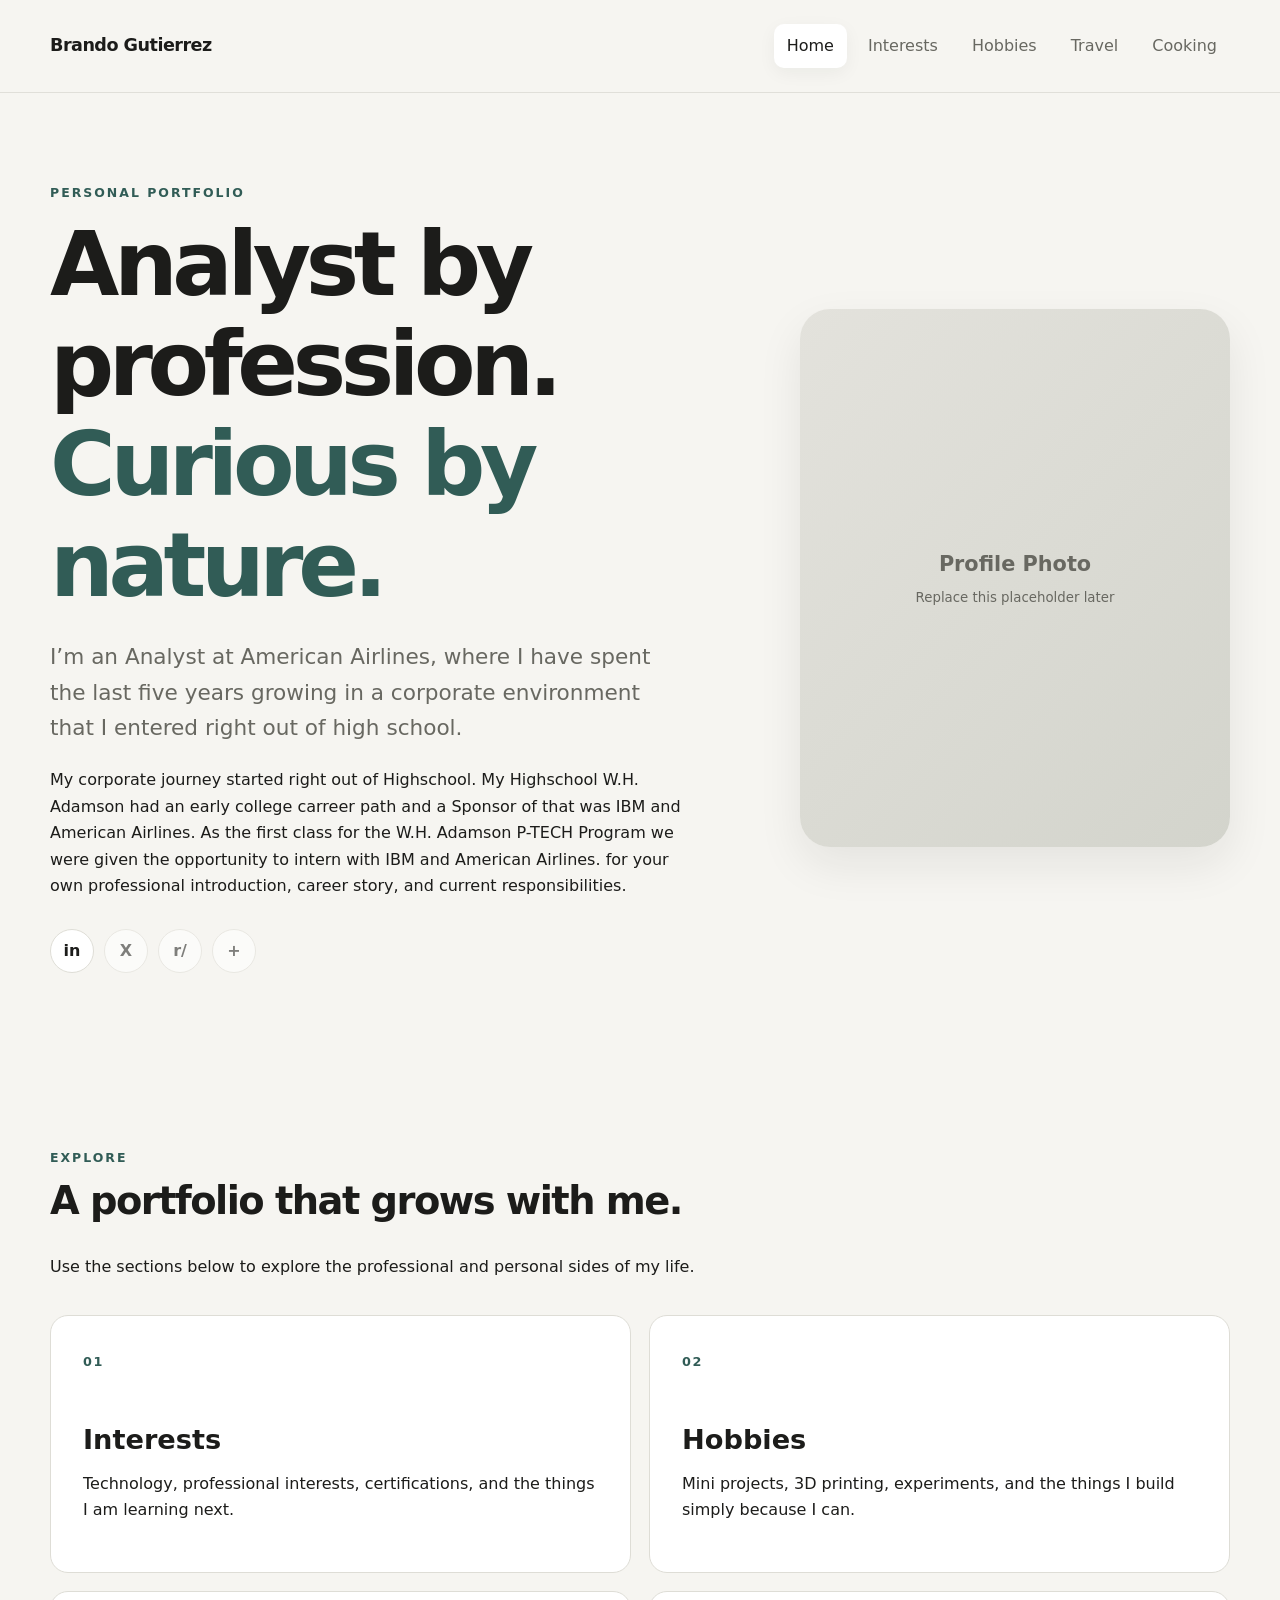
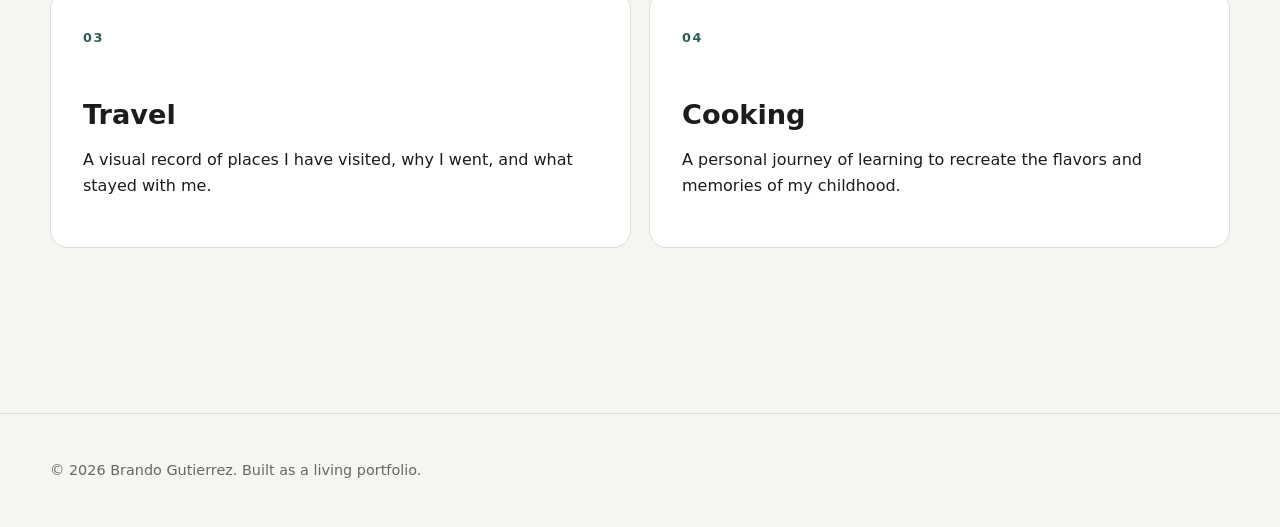
<file: index.html>
<!DOCTYPE html>
<html lang="en">

<head>
  <meta charset="UTF-8">
  <meta name="viewport" content="width=device-width, initial-scale=1.0">
  <meta name="description"
    content="Personal portfolio and living record of professional work, interests, hobbies, travel, and cooking.">
  <title>Brando Gutierrez | Portfolio</title>
  <link rel="stylesheet" href="css/styles.css">
</head>

<body>
  <!-- Site-wide header. Replace the placeholder name when ready. -->
  <header class="site-header">
    <div class="container header-inner">
      <a class="site-name" href="index.html">Brando Gutierrez</a>

      <!-- Mobile menu button. JavaScript opens/closes the navigation on small screens. -->
      <button class="menu-toggle" aria-expanded="false" aria-controls="site-nav">
        <span></span><span></span><span></span>
        <span class="sr-only">Open navigation</span>
      </button>

      <nav id="site-nav" class="site-nav" aria-label="Primary navigation">
        <a class="active" href="index.html">Home</a>
        <a href="interests.html">Interests</a>
        <a href="hobbies.html">Hobbies</a>
        <a href="travel.html">Travel</a>
        <a href="cooking.html">Cooking</a>
      </nav>
    </div>
  </header>

  <main>
    <!-- Hero / landing section -->
    <section class="hero container">
      <div class="hero-copy reveal">
        <p class="eyebrow">Personal Portfolio</p>
        <h1>Analyst by profession. <span>Curious by nature.</span></h1>
        <p class="lead">
          I’m an Analyst at American Airlines, where I have spent the last five years
          growing in a corporate environment that I entered right out of high school.
        </p>
        <p>
          My corporate journey started right out of Highschool. My Highschool W.H. Adamson had an early college carreer
          path and a Sponsor of that was IBM and American Airlines.
          As the first class for the W.H. Adamson P-TECH Program we were given the opportunity to intern with IBM and
          American Airlines.
          for your own professional introduction, career story, and current responsibilities.
        </p>

        <div class="social-links" aria-label="Social links">
          <!-- Replace "#" with your real profile URLs when ready. -->
          <a class="social-icon" href="https://www.linkedin.com/in/brando-gutierrez/" aria-label="LinkedIn"
            title="LinkedIn">in</a>
          <a class="social-icon coming-soon" href="#" aria-label="X coming soon" title="X — Coming Soon">X</a>
          <a class="social-icon coming-soon" href="#" aria-label="Reddit coming soon"
            title="Reddit — Coming Soon">r/</a>
          <!-- Optional fourth social link. Delete this line if you don't need it. -->
          <a class="social-icon coming-soon" href="#" aria-label="Additional social link" title="Additional link">+</a>
        </div>
      </div>

      <div class="profile-placeholder reveal" aria-label="Profile photo placeholder">
        <span>Profile Photo</span>
        <small>Replace this placeholder later</small>
      </div>
    </section>

    <!-- Short introduction to the rest of the site. -->
    <section class="section container">
      <div class="section-heading">
        <p class="eyebrow">Explore</p>
        <h2>A portfolio that grows with me.</h2>
        <p>Use the sections below to explore the professional and personal sides of my life.</p>
      </div>

      <div class="card-grid">
        <a class="feature-card" href="interests.html">
          <span class="card-number">01</span>
          <h3>Interests</h3>
          <p>Technology, professional interests, certifications, and the things I am learning next.</p>
        </a>
        <a class="feature-card" href="hobbies.html">
          <span class="card-number">02</span>
          <h3>Hobbies</h3>
          <p>Mini projects, 3D printing, experiments, and the things I build simply because I can.</p>
        </a>
        <a class="feature-card" href="travel.html">
          <span class="card-number">03</span>
          <h3>Travel</h3>
          <p>A visual record of places I have visited, why I went, and what stayed with me.</p>
        </a>
        <a class="feature-card" href="cooking.html">
          <span class="card-number">04</span>
          <h3>Cooking</h3>
          <p>A personal journey of learning to recreate the flavors and memories of my childhood.</p>
        </a>
      </div>
    </section>
  </main>

  <footer class="site-footer">
    <div class="container">
      <p>© <span id="year"></span> Brando Gutierrez. Built as a living portfolio.</p>
    </div>
  </footer>

  <script src="js/site.js"></script>
</body>

</html>
</file>
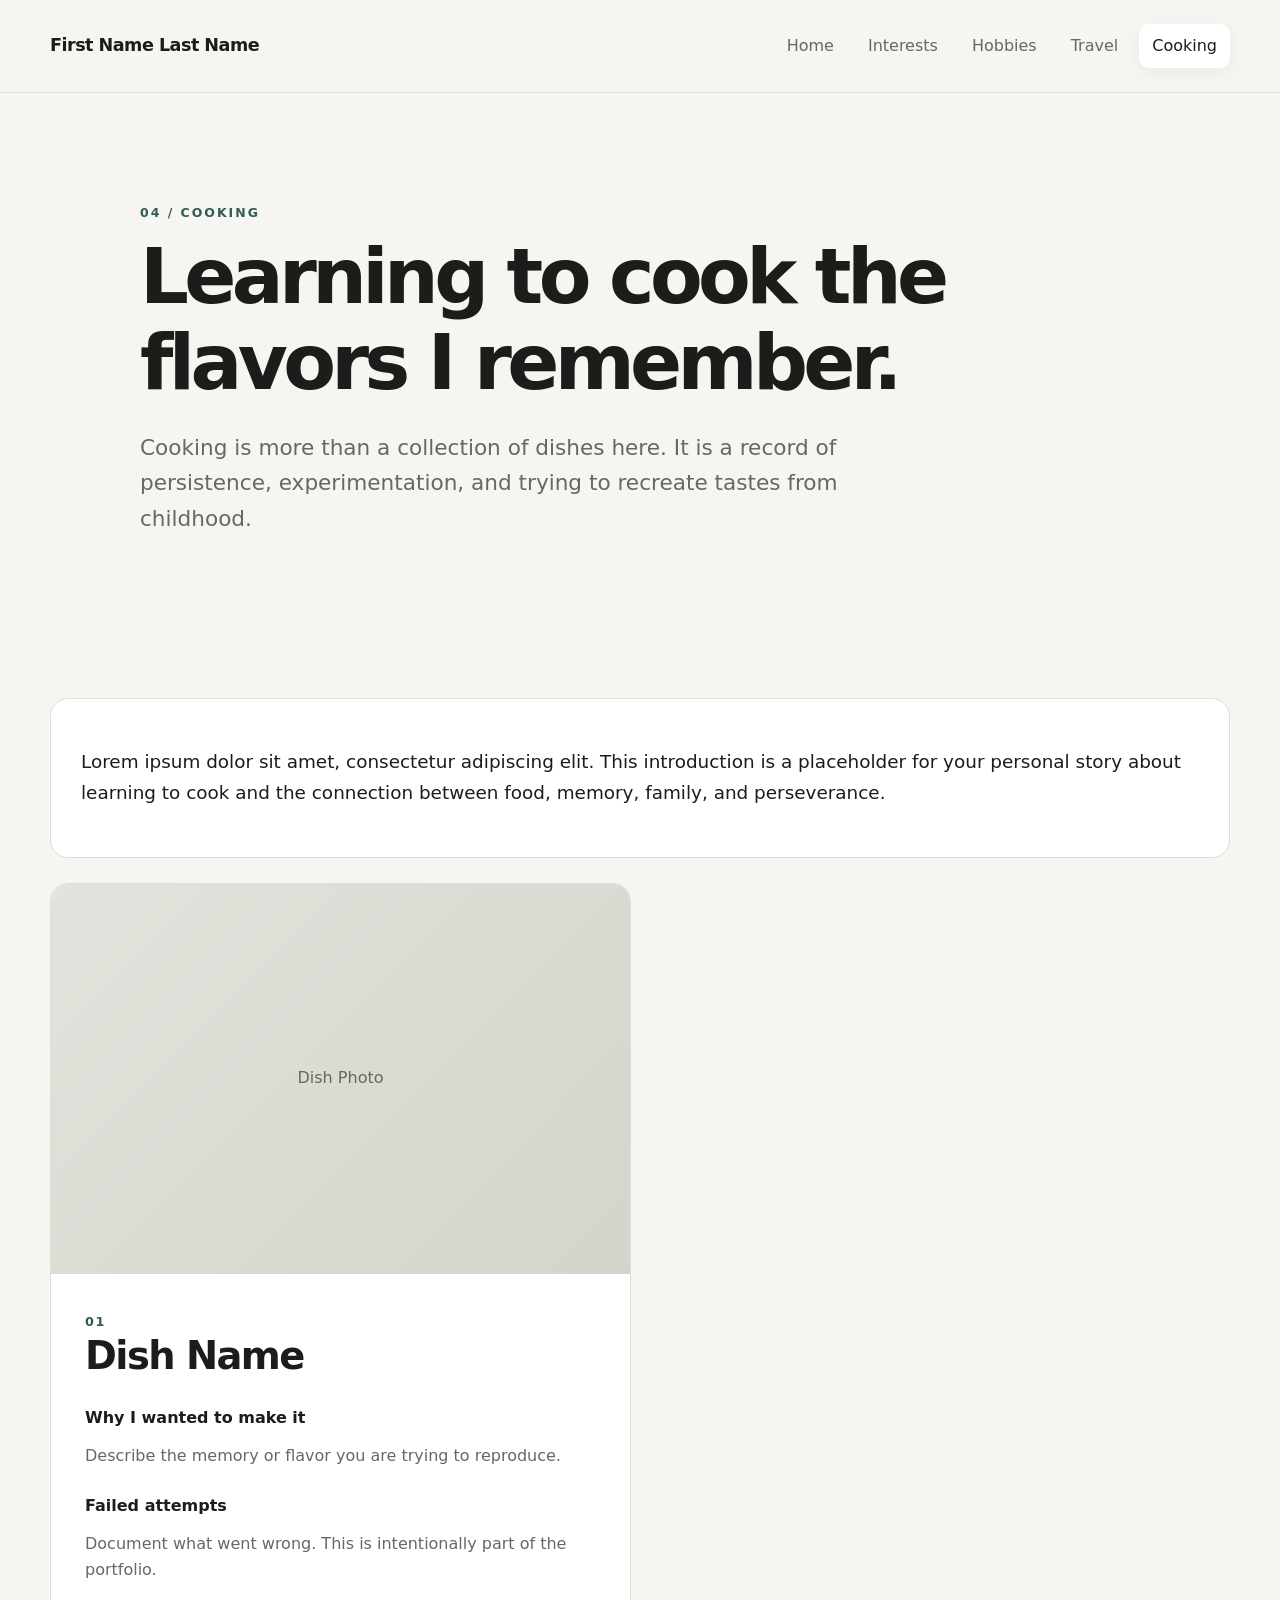
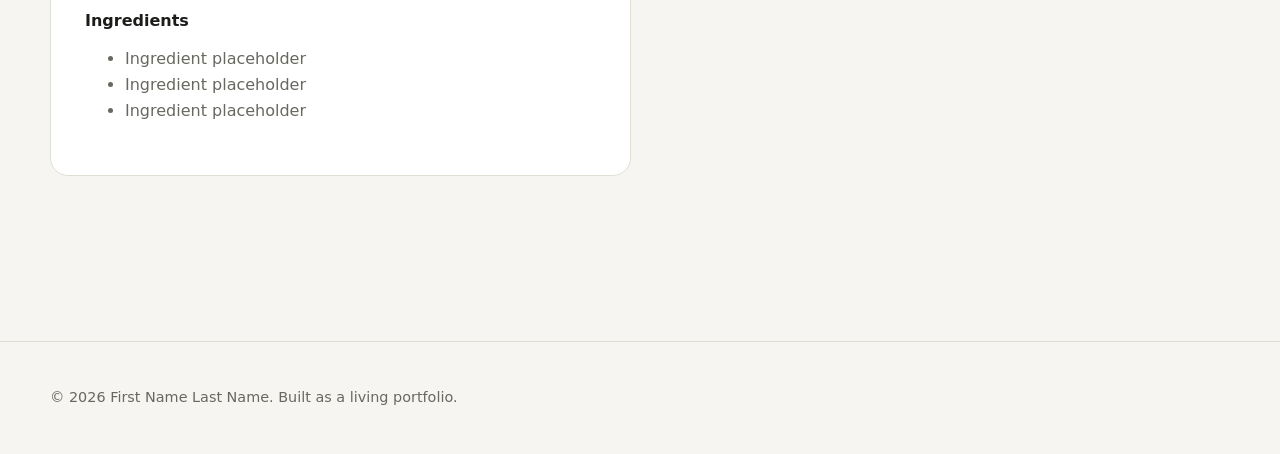
<file: cooking.html>
<!DOCTYPE html>
<html lang="en">
<head>
  <meta charset="UTF-8">
  <meta name="viewport" content="width=device-width, initial-scale=1.0">
  <meta name="description" content="First Name Last Name personal portfolio.">
  <title>Cooking | First Name Last Name</title>
  <link rel="stylesheet" href="css/styles.css">
</head>
<body>
<header class="site-header">
  <div class="container header-inner">
    <a class="site-name" href="index.html">First Name Last Name</a>
    <button class="menu-toggle" aria-expanded="false" aria-controls="site-nav">
      <span></span><span></span><span></span><span class="sr-only">Open navigation</span>
    </button>
    <nav id="site-nav" class="site-nav" aria-label="Primary navigation">
      <a href="index.html">Home</a>
      <a href="interests.html" >Interests</a>
      <a href="hobbies.html" >Hobbies</a>
      <a href="travel.html" >Travel</a>
      <a href="cooking.html" class="active">Cooking</a>
    </nav>
  </div>
</header>
<main>
<section class="page-intro container reveal">
  <p class="eyebrow">04 / Cooking</p>
  <h1>Learning to cook the flavors I remember.</h1>
  <p class="lead">Cooking is more than a collection of dishes here. It is a record of persistence, experimentation, and trying to recreate tastes from childhood.</p>
</section>
<section class="section container">
  <div class="story-banner">
    <p>Lorem ipsum dolor sit amet, consectetur adipiscing elit. This introduction is a placeholder for your personal story about learning to cook and the connection between food, memory, family, and perseverance.</p>
  </div>

  <!-- Duplicate .recipe-card when adding a new dish. -->
  <div class="recipe-grid">
    <article class="recipe-card reveal">
      <div class="placeholder-image recipe-image"><span>Dish Photo</span></div>
      <div class="recipe-content">
        <span class="card-number">01</span>
        <h2>Dish Name</h2>
        <h3>Why I wanted to make it</h3>
        <p>Describe the memory or flavor you are trying to reproduce.</p>
        <h3>Failed attempts</h3>
        <p>Document what went wrong. This is intentionally part of the portfolio.</p>
        <h3>Ingredients</h3>
        <ul><li>Ingredient placeholder</li><li>Ingredient placeholder</li><li>Ingredient placeholder</li></ul>
      </div>
    </article>
  </div>
</section></main>
<footer class="site-footer"><div class="container"><p>© <span id="year"></span> First Name Last Name. Built as a living portfolio.</p></div></footer>
<script src="js/site.js"></script>
</body>
</html>
</file>
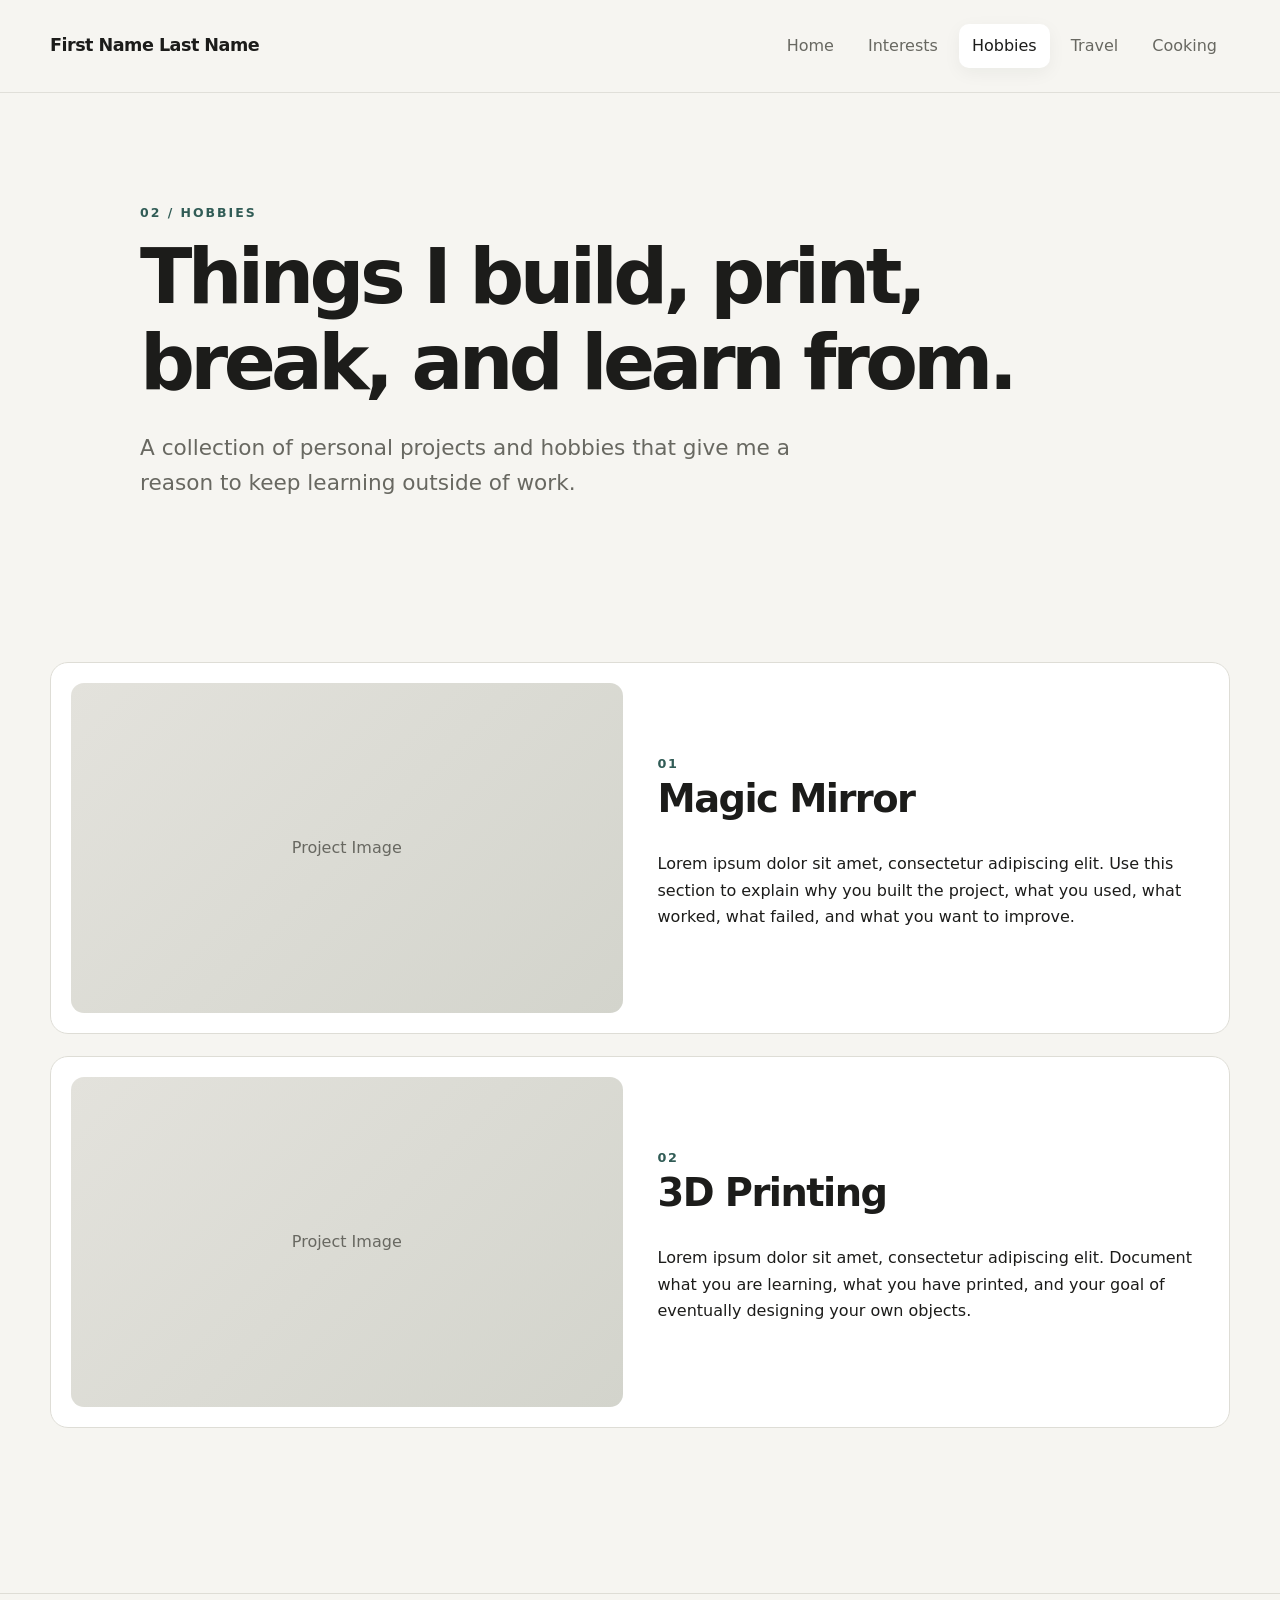
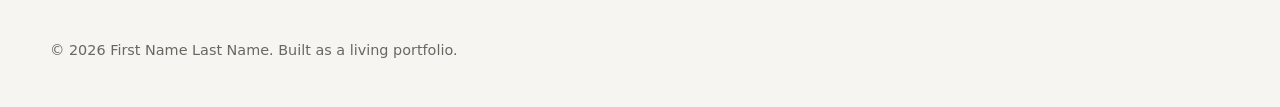
<file: hobbies.html>
<!DOCTYPE html>
<html lang="en">
<head>
  <meta charset="UTF-8">
  <meta name="viewport" content="width=device-width, initial-scale=1.0">
  <meta name="description" content="First Name Last Name personal portfolio.">
  <title>Hobbies | First Name Last Name</title>
  <link rel="stylesheet" href="css/styles.css">
</head>
<body>
<header class="site-header">
  <div class="container header-inner">
    <a class="site-name" href="index.html">First Name Last Name</a>
    <button class="menu-toggle" aria-expanded="false" aria-controls="site-nav">
      <span></span><span></span><span></span><span class="sr-only">Open navigation</span>
    </button>
    <nav id="site-nav" class="site-nav" aria-label="Primary navigation">
      <a href="index.html">Home</a>
      <a href="interests.html" >Interests</a>
      <a href="hobbies.html" class="active">Hobbies</a>
      <a href="travel.html" >Travel</a>
      <a href="cooking.html" >Cooking</a>
    </nav>
  </div>
</header>
<main>
<section class="page-intro container reveal">
  <p class="eyebrow">02 / Hobbies</p>
  <h1>Things I build, print, break, and learn from.</h1>
  <p class="lead">A collection of personal projects and hobbies that give me a reason to keep learning outside of work.</p>
</section>
<section class="section container">
  <div class="project-list">
    <article class="project-card reveal">
      <div class="placeholder-image wide"><span>Project Image</span></div>
      <div><span class="card-number">01</span><h2>Magic Mirror</h2><p>Lorem ipsum dolor sit amet, consectetur adipiscing elit. Use this section to explain why you built the project, what you used, what worked, what failed, and what you want to improve.</p></div>
    </article>
    <article class="project-card reveal">
      <div class="placeholder-image wide"><span>Project Image</span></div>
      <div><span class="card-number">02</span><h2>3D Printing</h2><p>Lorem ipsum dolor sit amet, consectetur adipiscing elit. Document what you are learning, what you have printed, and your goal of eventually designing your own objects.</p></div>
    </article>
  </div>
</section></main>
<footer class="site-footer"><div class="container"><p>© <span id="year"></span> First Name Last Name. Built as a living portfolio.</p></div></footer>
<script src="js/site.js"></script>
</body>
</html>
</file>
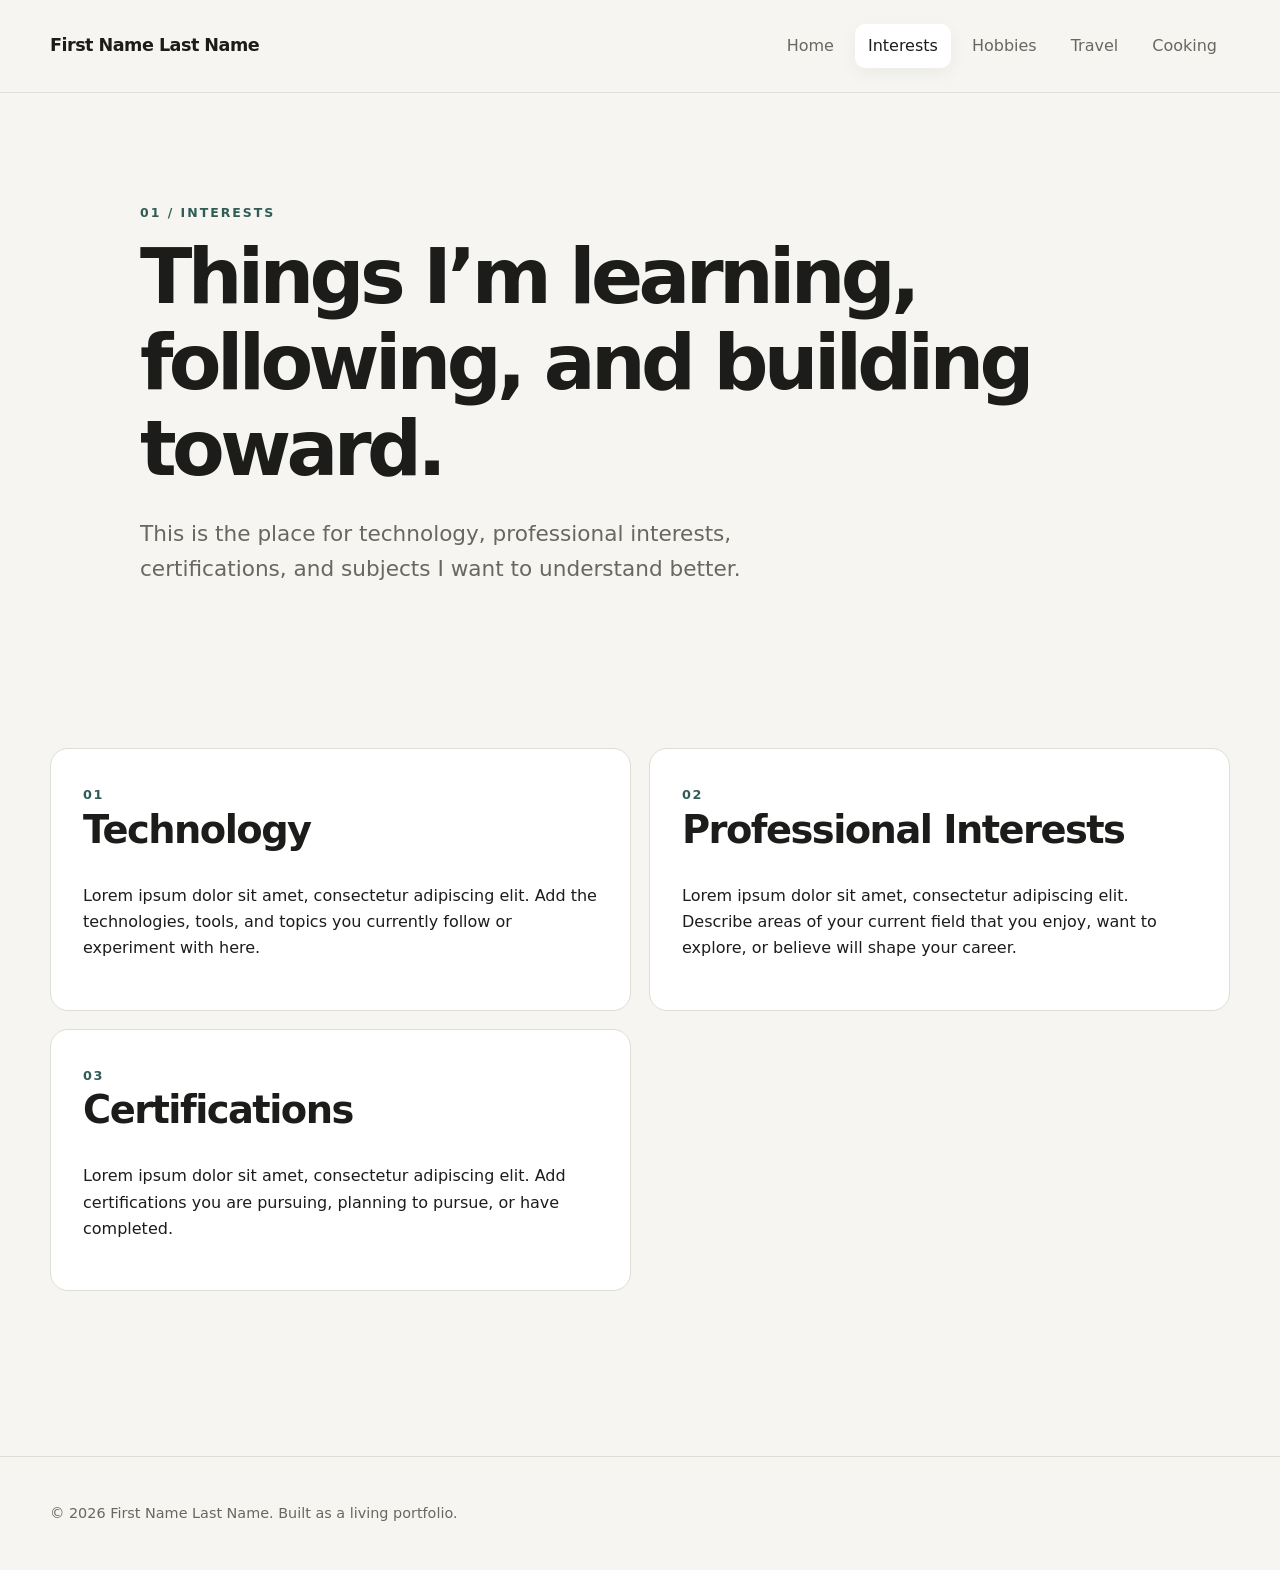
<file: interests.html>
<!DOCTYPE html>
<html lang="en">
<head>
  <meta charset="UTF-8">
  <meta name="viewport" content="width=device-width, initial-scale=1.0">
  <meta name="description" content="First Name Last Name personal portfolio.">
  <title>Interests | First Name Last Name</title>
  <link rel="stylesheet" href="css/styles.css">
</head>
<body>
<header class="site-header">
  <div class="container header-inner">
    <a class="site-name" href="index.html">First Name Last Name</a>
    <button class="menu-toggle" aria-expanded="false" aria-controls="site-nav">
      <span></span><span></span><span></span><span class="sr-only">Open navigation</span>
    </button>
    <nav id="site-nav" class="site-nav" aria-label="Primary navigation">
      <a href="index.html">Home</a>
      <a href="interests.html" class="active">Interests</a>
      <a href="hobbies.html" >Hobbies</a>
      <a href="travel.html" >Travel</a>
      <a href="cooking.html" >Cooking</a>
    </nav>
  </div>
</header>
<main>
<section class="page-intro container reveal">
  <p class="eyebrow">01 / Interests</p>
  <h1>Things I’m learning, following, and building toward.</h1>
  <p class="lead">This is the place for technology, professional interests, certifications, and subjects I want to understand better.</p>
</section>
<section class="section container">
  <div class="content-grid">
    <article class="content-card"><span class="card-number">01</span><h2>Technology</h2><p>Lorem ipsum dolor sit amet, consectetur adipiscing elit. Add the technologies, tools, and topics you currently follow or experiment with here.</p></article>
    <article class="content-card"><span class="card-number">02</span><h2>Professional Interests</h2><p>Lorem ipsum dolor sit amet, consectetur adipiscing elit. Describe areas of your current field that you enjoy, want to explore, or believe will shape your career.</p></article>
    <article class="content-card"><span class="card-number">03</span><h2>Certifications</h2><p>Lorem ipsum dolor sit amet, consectetur adipiscing elit. Add certifications you are pursuing, planning to pursue, or have completed.</p></article>
  </div>
</section></main>
<footer class="site-footer"><div class="container"><p>© <span id="year"></span> First Name Last Name. Built as a living portfolio.</p></div></footer>
<script src="js/site.js"></script>
</body>
</html>
</file>
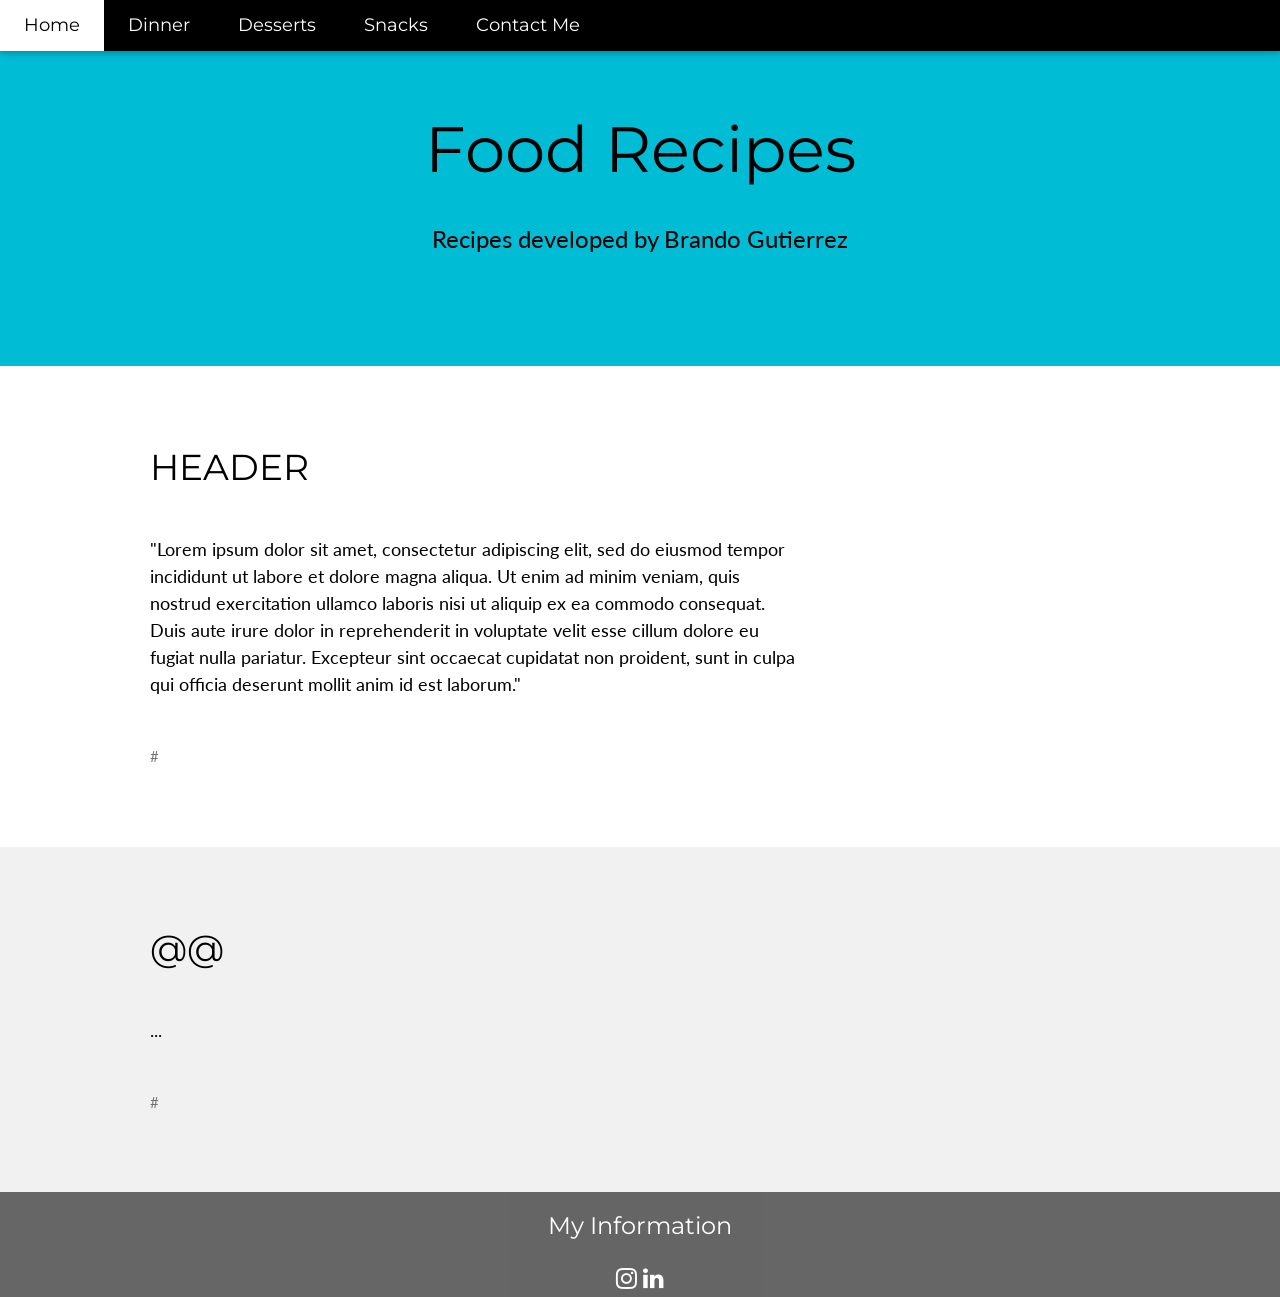
<file: template.html>
<!DOCTYPE html>
<html lang="en">
<title>Brando's Recipes</title>
<meta charset="UTF-8">
<meta name="viewport" content="width=device-width, initial-scale=1">
<link rel="stylesheet" href="https://www.w3schools.com/w3css/4/w3.css">
<link rel="stylesheet" href="https://fonts.googleapis.com/css?family=Lato">
<link rel="stylesheet" href="https://fonts.googleapis.com/css?family=Montserrat">
<link rel="stylesheet" href="https://cdnjs.cloudflare.com/ajax/libs/font-awesome/4.7.0/css/font-awesome.min.css">
<style>
body,h1,h2,h3,h4,h5,h6 {font-family: "Lato", sans-serif}
.w3-bar,h1,button {font-family: "Montserrat", sans-serif}
.fa-anchor,.fa-coffee {font-size:200px}
</style>
<body>

<!-- Navbar -->
<div class="w3-top">
  <div class="w3-bar w3-black w3-card w3-left-align w3-large">
    <a class="w3-bar-item w3-button w3-hide-medium w3-hide-large w3-right w3-padding-large w3-hover-white w3-large w3-red" href="javascript:void(0);" onclick="myFunction()" title="Toggle Navigation Menu"><i class="fa fa-bars"></i></a>
    <a href="index.html" class="w3-bar-item w3-button w3-padding-large w3-white">Home</a>
    <a href="#" class="w3-bar-item w3-button w3-hide-small w3-padding-large w3-hover-white">Dinner</a>
    <a href="#" class="w3-bar-item w3-button w3-hide-small w3-padding-large w3-hover-white">Desserts</a>
    <a href="#" class="w3-bar-item w3-button w3-hide-small w3-padding-large w3-hover-white">Snacks</a>
    <a href="#" class="w3-bar-item w3-button w3-hide-small w3-padding-large w3-hover-white">Contact Me</a>
  </div>

  <!-- Navbar on small screens -->
  <div id="navDemo" class="w3-bar-block w3-white w3-hide w3-hide-large w3-hide-medium w3-large">
    <a href="#" class="w3-bar-item w3-button w3-padding-large">Home</a>
    <a href="#" class="w3-bar-item w3-button w3-padding-large">Dinner</a>
    <a href="#" class="w3-bar-item w3-button w3-padding-large">Desserts</a>
    <a href="#" class="w3-bar-item w3-button w3-padding-large">Contact Me</a>
  </div>
</div>

<!-- Header -->
<header class="w3-container w3-cyan w3-center" style="padding:85px 16px">
  <h1 class="w3-margin w3-jumbo">Food Recipes</h1>
  <p class="w3-xlarge">Recipes developed by Brando Gutierrez</p>
</header>

<!-- First Grid -->
<div class="w3-row-padding w3-padding-64 w3-container">
  <div class="w3-content">
    <div class="w3-twothird">
      <h1>HEADER</h1>
      <h5 class="w3-padding-32">"Lorem ipsum dolor sit amet, consectetur adipiscing elit, sed do eiusmod tempor incididunt ut labore et dolore magna aliqua. Ut enim ad minim veniam, quis nostrud exercitation ullamco laboris nisi ut aliquip ex ea commodo consequat. Duis aute irure dolor in reprehenderit in voluptate velit esse cillum dolore eu fugiat nulla pariatur. Excepteur sint occaecat cupidatat non proident, sunt in culpa qui officia deserunt mollit anim id est laborum."</h5>

      <p class="w3-text-grey">#</p>
    </div>

    <div class="w3-third w3-center">
      <i class="//add chef hat"></i>
    </div>
  </div>
</div>

<!-- Second Grid -->
<div class="w3-row-padding w3-light-grey w3-padding-64 w3-container">
  <div class="w3-content">
    <div class="w3-third w3-center">
      <i class="No Image"></i>
    </div>

    <div class="w3-twothird">
      <h1>@@</h1>
      <h5 class="w3-padding-32">...</h5>

      <p class="w3-text-grey">#</p>
    </div>
  </div>
</div>

<div class="w3-container w3-black w3-center w3-opacity w3-padding-11">
 <h1 class="w3-margin w3-xlarge">My Information</h1>
   <div class="w3-xlarge w3-padding-12">
    <i class="fa fa-instagram w3-hover-opacity"></i>
    <i class="fa fa-linkedin w3-hover-opacity"></i>
</div>


<!-- Footer -->
<footer class="w3-container w3-padding-12 w3-center w3-opacity">  

 </div>
</footer>

<script>

// Used to toggle the menu on small screens when clicking on the menu button
function myFunction() {
  var x = document.getElementById("navDemo");
  if (x.className.indexOf("w3-show") == -1) {
    x.className += " w3-show";
  } else { 
    x.className = x.className.replace(" w3-show", "");
  }
}
</script>

</body>
</html>
</file>
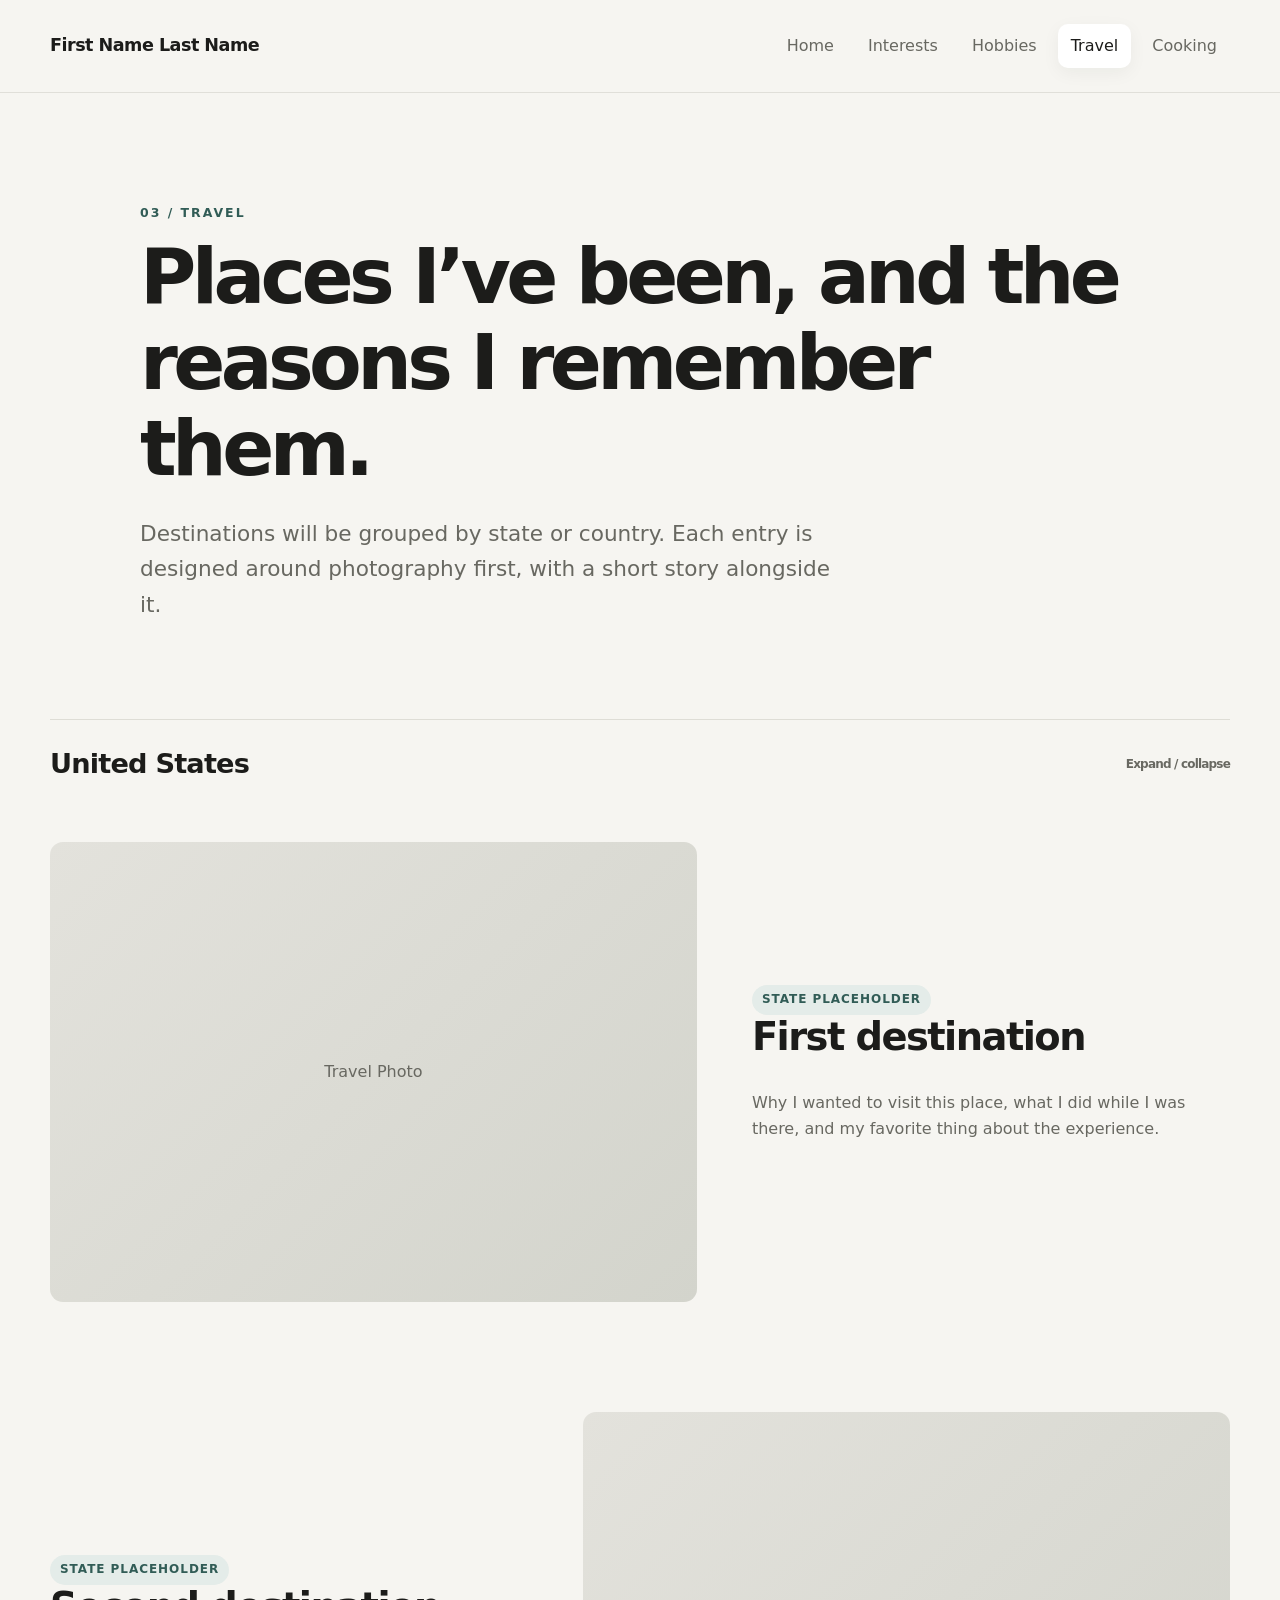
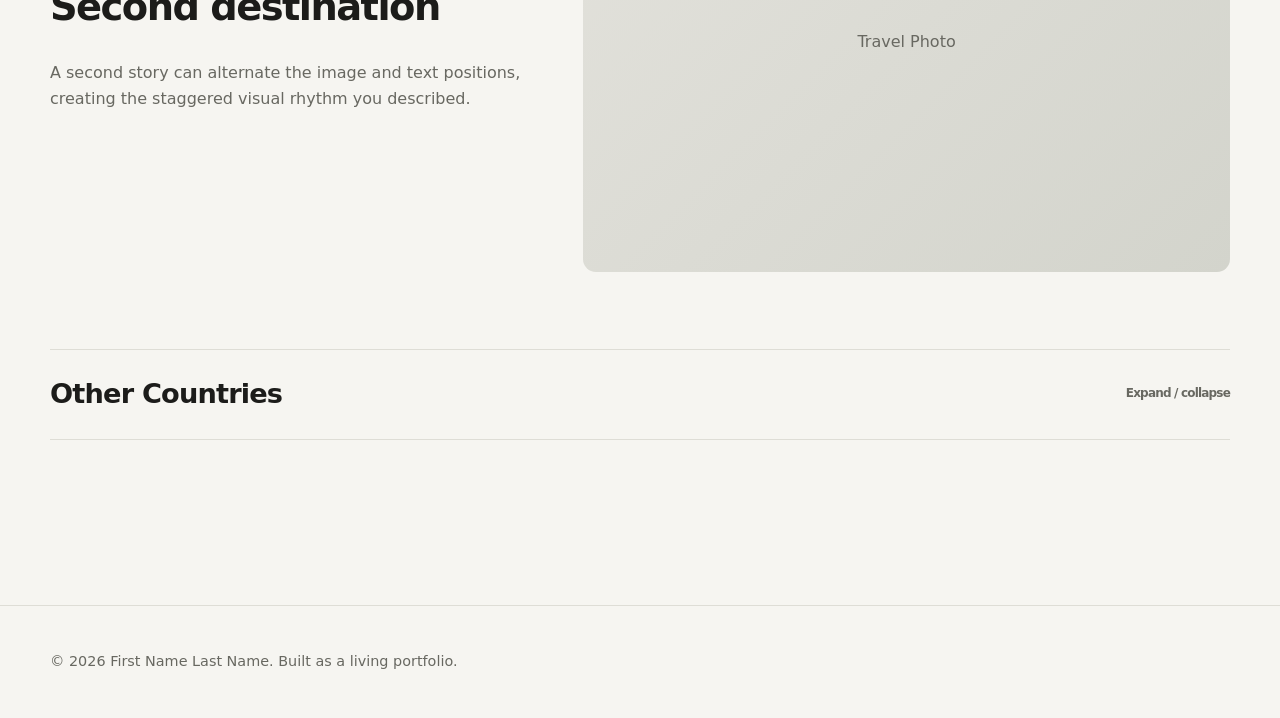
<file: travel.html>
<!DOCTYPE html>
<html lang="en">
<head>
  <meta charset="UTF-8">
  <meta name="viewport" content="width=device-width, initial-scale=1.0">
  <meta name="description" content="First Name Last Name personal portfolio.">
  <title>Travel | First Name Last Name</title>
  <link rel="stylesheet" href="css/styles.css">
</head>
<body>
<header class="site-header">
  <div class="container header-inner">
    <a class="site-name" href="index.html">First Name Last Name</a>
    <button class="menu-toggle" aria-expanded="false" aria-controls="site-nav">
      <span></span><span></span><span></span><span class="sr-only">Open navigation</span>
    </button>
    <nav id="site-nav" class="site-nav" aria-label="Primary navigation">
      <a href="index.html">Home</a>
      <a href="interests.html" >Interests</a>
      <a href="hobbies.html" >Hobbies</a>
      <a href="travel.html" class="active">Travel</a>
      <a href="cooking.html" >Cooking</a>
    </nav>
  </div>
</header>
<main>
<section class="page-intro container reveal">
  <p class="eyebrow">03 / Travel</p>
  <h1>Places I’ve been, and the reasons I remember them.</h1>
  <p class="lead">Destinations will be grouped by state or country. Each entry is designed around photography first, with a short story alongside it.</p>
</section>
<section class="section container travel-section">
  <!-- Each .travel-group is collapsible. Duplicate a group when adding another state/country. -->
  <details class="travel-group" open>
    <summary><span>United States</span><span class="summary-hint">Expand / collapse</span></summary>
    <div class="travel-entry">
      <div class="travel-image placeholder-image"><span>Travel Photo</span></div>
      <div class="travel-story"><span class="location-tag">State Placeholder</span><h2>First destination</h2><p>Why I wanted to visit this place, what I did while I was there, and my favorite thing about the experience.</p></div>
    </div>
    <div class="travel-entry reverse">
      <div class="travel-image placeholder-image"><span>Travel Photo</span></div>
      <div class="travel-story"><span class="location-tag">State Placeholder</span><h2>Second destination</h2><p>A second story can alternate the image and text positions, creating the staggered visual rhythm you described.</p></div>
    </div>
  </details>

  <details class="travel-group">
    <summary><span>Other Countries</span><span class="summary-hint">Expand / collapse</span></summary>
    <div class="travel-entry">
      <div class="travel-image placeholder-image"><span>Travel Photo</span></div>
      <div class="travel-story"><span class="location-tag">Country Placeholder</span><h2>First international destination</h2><p>Tell the short version of why you went, what made the place memorable, and your favorite part of the trip.</p></div>
    </div>
  </details>
</section></main>
<footer class="site-footer"><div class="container"><p>© <span id="year"></span> First Name Last Name. Built as a living portfolio.</p></div></footer>
<script src="js/site.js"></script>
</body>
</html>
</file>
<file: css/styles.css>
:root {
  --bg: #f6f5f1;
  --surface: #ffffff;
  --text: #1c1c1a;
  --muted: #686861;
  --line: #deddd6;
  --accent: #315c56;
  --accent-soft: #e4ece9;
  --max-width: 1180px;
  --radius: 18px;
  --shadow: 0 18px 45px rgba(25, 30, 28, 0.08);
}

* { box-sizing: border-box; }

html { scroll-behavior: smooth; }

body {
  margin: 0;
  background: var(--bg);
  color: var(--text);
  font-family: Inter, ui-sans-serif, system-ui, -apple-system, BlinkMacSystemFont, "Segoe UI", sans-serif;
  line-height: 1.65;
}

a { color: inherit; }
img { max-width: 100%; display: block; }

.container { width: min(calc(100% - 40px), var(--max-width)); margin-inline: auto; }

.site-header {
  position: sticky;
  top: 0;
  z-index: 20;
  background: rgba(246, 245, 241, 0.92);
  backdrop-filter: blur(14px);
  border-bottom: 1px solid rgba(222, 221, 214, 0.9);
}

.header-inner {
  min-height: 92px;
  display: flex;
  align-items: center;
  justify-content: space-between;
  gap: 30px;
}

.site-name {
  text-decoration: none;
  font-weight: 800;
  letter-spacing: -0.03em;
  font-size: 1.1rem;
}

.site-nav { display: flex; gap: 8px; align-items: center; }
.site-nav a {
  text-decoration: none;
  color: var(--muted);
  padding: 9px 13px;
  border-radius: 10px;
  transition: background .2s ease, color .2s ease, transform .2s ease;
}
.site-nav a:hover, .site-nav a.active {
  color: var(--text);
  background: var(--surface);
  box-shadow: 0 5px 18px rgba(25,30,28,.05);
}
.site-nav a:hover { transform: translateY(-1px); }

.menu-toggle {
  display: none;
  border: 0;
  background: transparent;
  padding: 8px;
  cursor: pointer;
}
.menu-toggle span:not(.sr-only) {
  display: block;
  width: 25px;
  height: 2px;
  background: var(--text);
  margin: 5px 0;
}

.hero {
  min-height: 72vh;
  display: grid;
  grid-template-columns: 1.15fr .85fr;
  align-items: center;
  gap: 70px;
  padding-block: 90px;
}

.eyebrow {
  margin: 0 0 10px;
  color: var(--accent);
  font-size: .78rem;
  font-weight: 800;
  letter-spacing: .16em;
  text-transform: uppercase;
}

h1, h2, h3 { line-height: 1.12; margin-top: 0; }
h1 { font-size: clamp(2.8rem, 7vw, 5.8rem); letter-spacing: -.06em; margin-bottom: 24px; }
h1 span { color: var(--accent); }
h2 { font-size: clamp(1.8rem, 3vw, 3rem); letter-spacing: -.04em; }
h3 { font-size: 1.25rem; }

.lead { font-size: clamp(1.1rem, 2vw, 1.35rem); color: var(--muted); max-width: 700px; }

.profile-placeholder, .placeholder-image {
  background: linear-gradient(135deg, #e3e2dc, #d3d4cc);
  color: #686861;
  display: flex;
  align-items: center;
  justify-content: center;
  text-align: center;
}
.profile-placeholder {
  aspect-ratio: 4 / 5;
  max-width: 430px;
  width: 100%;
  justify-self: end;
  border-radius: 30px;
  box-shadow: var(--shadow);
  flex-direction: column;
}
.profile-placeholder span { font-size: 1.3rem; font-weight: 800; }
.profile-placeholder small { margin-top: 6px; }

.social-links { display: flex; gap: 10px; margin-top: 30px; }
.social-icon {
  width: 44px; height: 44px;
  border: 1px solid var(--line);
  border-radius: 50%;
  display: grid;
  place-items: center;
  text-decoration: none;
  font-weight: 800;
  background: var(--surface);
  transition: transform .2s ease, box-shadow .2s ease;
}
.social-icon:hover { transform: translateY(-3px); box-shadow: var(--shadow); }
.social-icon.coming-soon { opacity: .55; }

.section { padding-block: 85px; }
.section-heading { max-width: 700px; margin-bottom: 35px; }

.card-grid, .content-grid, .recipe-grid { display: grid; grid-template-columns: repeat(2, 1fr); gap: 18px; }
.feature-card, .content-card, .recipe-card, .project-card, .story-banner {
  background: var(--surface);
  border: 1px solid var(--line);
  border-radius: var(--radius);
}
.feature-card {
  padding: 32px;
  min-height: 250px;
  text-decoration: none;
  transition: transform .25s ease, box-shadow .25s ease;
}
.feature-card:hover { transform: translateY(-5px); box-shadow: var(--shadow); }
.card-number { color: var(--accent); font-size: .8rem; font-weight: 900; letter-spacing: .12em; }
.feature-card h3 { margin: 50px 0 10px; font-size: 1.7rem; }

.page-intro { padding-block: 110px 55px; max-width: 1000px; }
.page-intro h1 { font-size: clamp(2.7rem, 6vw, 5rem); }

.content-card { padding: 32px; }
.project-list { display: grid; gap: 22px; }
.project-card { padding: 20px; display: grid; grid-template-columns: 1fr 1fr; gap: 35px; align-items: center; }
.placeholder-image { min-height: 280px; border-radius: 13px; }
.placeholder-image.wide { min-height: 330px; }

.travel-section { padding-top: 20px; }
.travel-group {
  border-top: 1px solid var(--line);
  padding-block: 22px;
}
.travel-group:last-child { border-bottom: 1px solid var(--line); }
.travel-group summary {
  cursor: pointer;
  list-style: none;
  display: flex;
  justify-content: space-between;
  align-items: center;
  font-size: 1.7rem;
  font-weight: 800;
  letter-spacing: -.03em;
}
.travel-group summary::-webkit-details-marker { display: none; }
.summary-hint { font-size: .75rem; color: var(--muted); font-weight: 600; }
.travel-entry {
  display: grid;
  grid-template-columns: 1.15fr .85fr;
  gap: 55px;
  align-items: center;
  padding: 55px 0;
}
.travel-entry.reverse { grid-template-columns: .85fr 1.15fr; }
.travel-entry.reverse .travel-image { order: 2; }
.travel-entry.reverse .travel-story { order: 1; }
.travel-image { min-height: 460px; }
.location-tag {
  display: inline-block;
  padding: 5px 10px;
  border-radius: 999px;
  background: var(--accent-soft);
  color: var(--accent);
  font-size: .75rem;
  font-weight: 800;
  text-transform: uppercase;
  letter-spacing: .08em;
}
.travel-story p { color: var(--muted); }

.story-banner { padding: 30px; margin-bottom: 25px; font-size: 1.15rem; }
.recipe-card { overflow: hidden; }
.recipe-image { min-height: 390px; border-radius: 0; }
.recipe-content { padding: 34px; }
.recipe-content h3 { margin: 28px 0 8px; font-size: 1rem; }
.recipe-content p, .recipe-content li { color: var(--muted); }

.site-footer {
  margin-top: 80px;
  border-top: 1px solid var(--line);
  padding-block: 30px;
  color: var(--muted);
  font-size: .9rem;
}

.reveal {
  animation: rise-in .65s ease both;
}
@keyframes rise-in {
  from { opacity: 0; transform: translateY(15px); }
  to { opacity: 1; transform: translateY(0); }
}

.sr-only {
  position: absolute; width: 1px; height: 1px; padding: 0; margin: -1px;
  overflow: hidden; clip: rect(0,0,0,0); white-space: nowrap; border: 0;
}

/* Tablet and phone behavior. The staggered Travel layout becomes a simple
   image-then-story stack so nothing gets squeezed or causes horizontal scroll. */
@media (max-width: 800px) {
  .header-inner { min-height: 75px; }
  .menu-toggle { display: block; }
  .site-nav {
    display: none;
    position: absolute;
    left: 20px; right: 20px; top: 70px;
    padding: 10px;
    background: var(--surface);
    border: 1px solid var(--line);
    border-radius: 15px;
    box-shadow: var(--shadow);
    flex-direction: column;
    align-items: stretch;
  }
  .site-nav.open { display: flex; }
  .site-nav a { padding: 13px; }

  .hero { grid-template-columns: 1fr; gap: 45px; padding-block: 65px; }
  .profile-placeholder { justify-self: start; max-width: 350px; }

  .card-grid, .content-grid, .project-card, .recipe-grid,
  .travel-entry, .travel-entry.reverse {
    grid-template-columns: 1fr;
  }

  .travel-entry.reverse .travel-image,
  .travel-entry.reverse .travel-story { order: initial; }
  .travel-image { min-height: 300px; }
  .page-intro { padding-block: 70px 35px; }
}

@media (max-width: 480px) {
  .container { width: min(calc(100% - 28px), var(--max-width)); }
  h1 { font-size: clamp(2.5rem, 14vw, 4rem); }
  .hero { padding-block: 50px; }
  .section { padding-block: 60px; }
  .feature-card, .content-card { padding: 25px; }
  .travel-group summary { font-size: 1.35rem; }
  .summary-hint { display: none; }
}

/* Respect users who prefer reduced motion. */
@media (prefers-reduced-motion: reduce) {
  html { scroll-behavior: auto; }
  *, *::before, *::after { animation-duration: .01ms !important; transition-duration: .01ms !important; }
}
</file>
